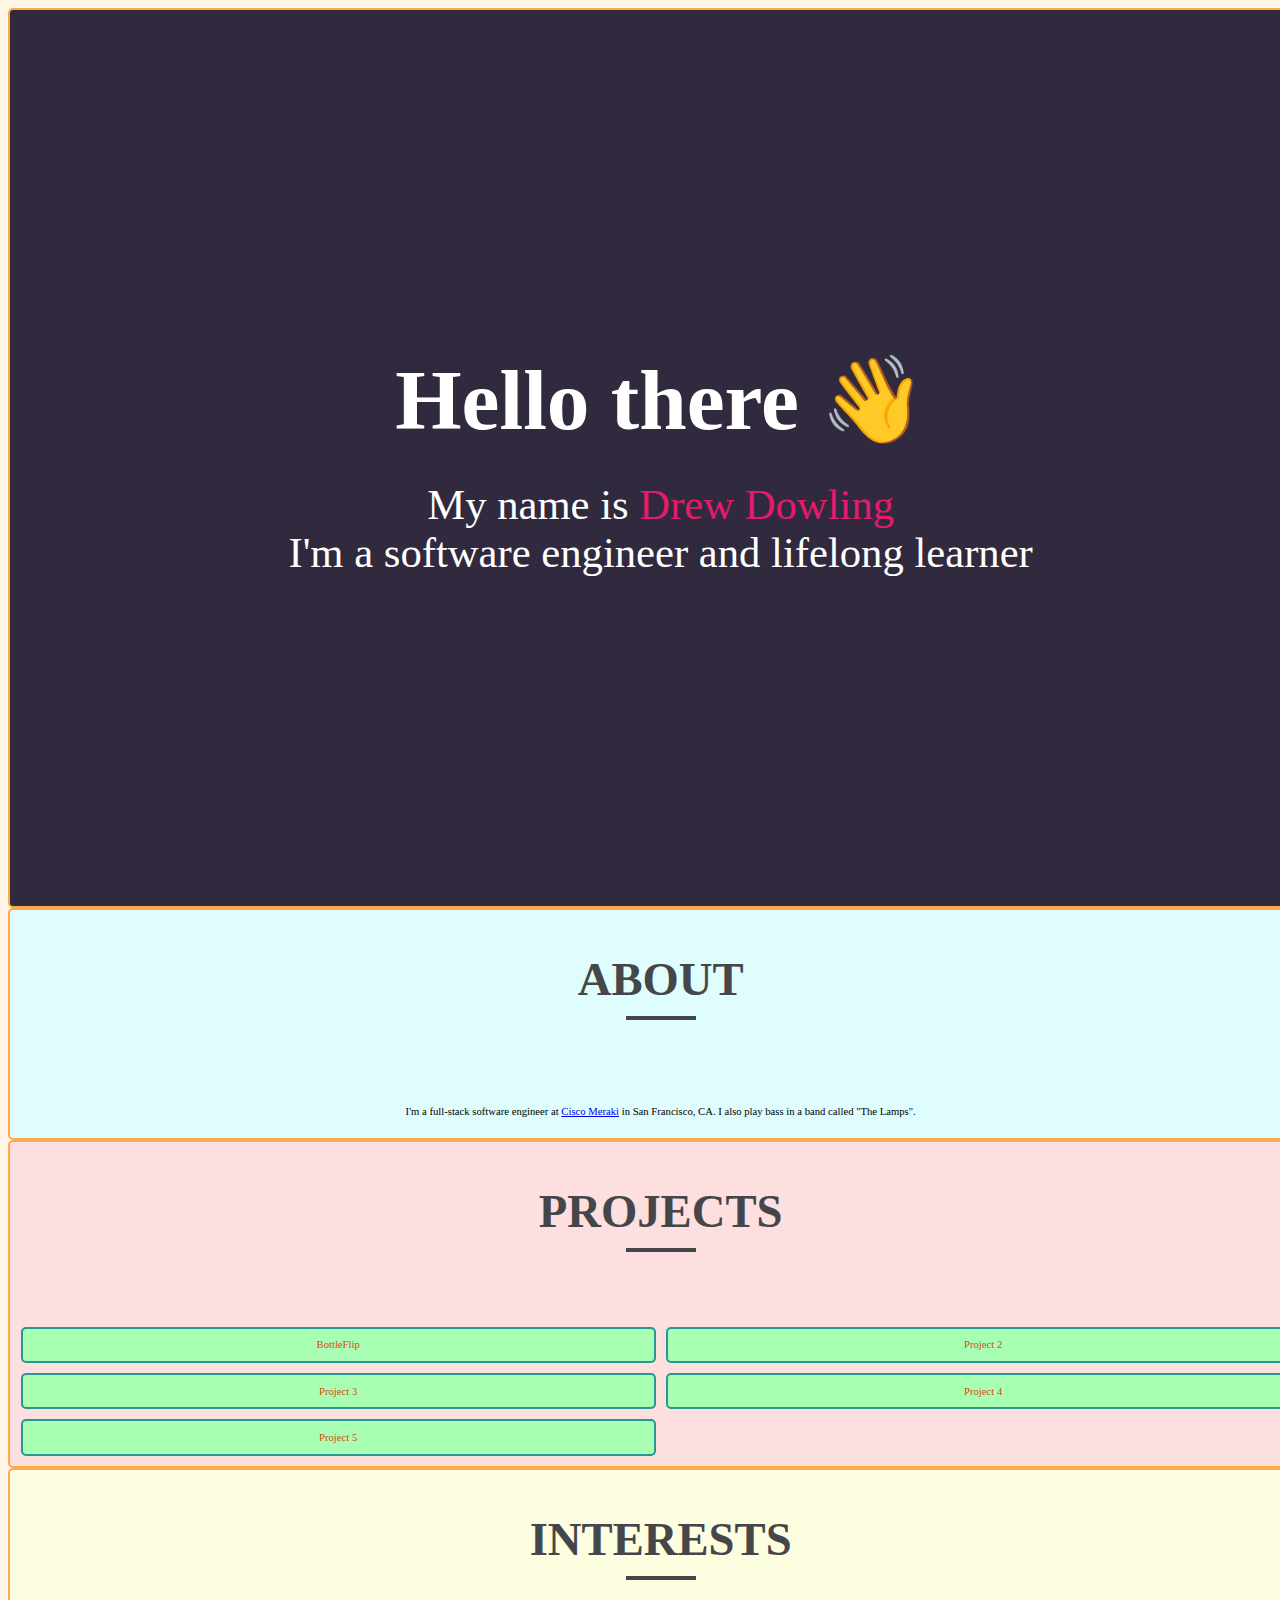
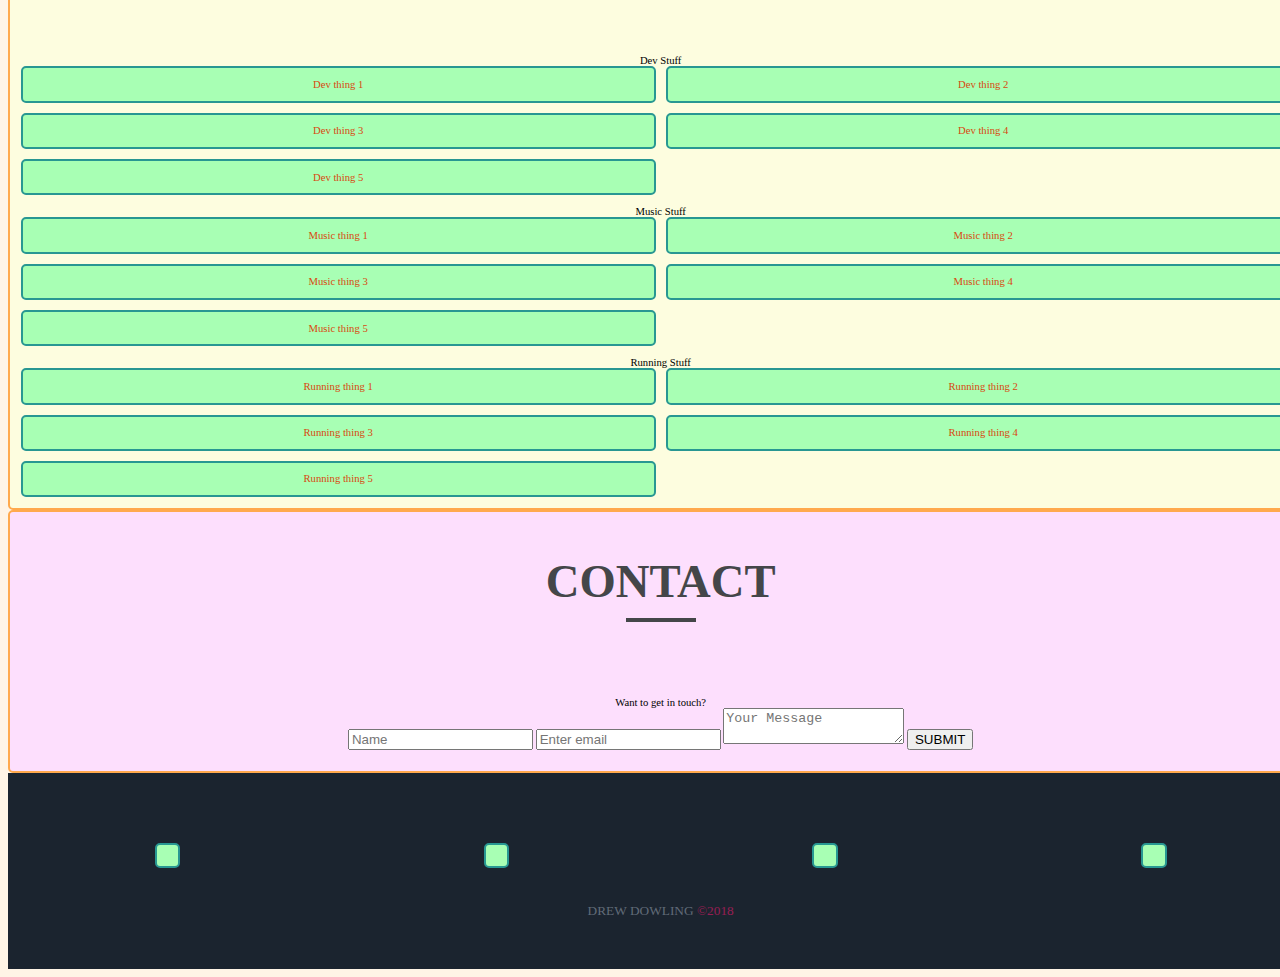
<file: index.html>
<head>
  <link rel="stylesheet" type="text/css" href="index.css">
</head>

<body class="top-grid">
  <section id="title">
    <div class="text">
      <h1>Hello there 👋</h1>
      My name is <span class="highlight">Drew Dowling</span>
      <br />
      I'm a software engineer and lifelong learner
    </div>
  </section>
  <section id="about">
    <div class="header">
      <h1 class="header-title">ABOUT</h1>
      <div class="header-bar"></div>
    </div>
    <p>
        I'm a full-stack software engineer at <a href="https://www.meraki.cisco.com">Cisco Meraki</a> in San Francisco, CA.
        I also play bass in a band called "The Lamps".
    </p>
  </section>
  <!-- <section id="stats">
    <div class="header">STATS</div>
    <div class="header-bar"></div>
    My skill tree
  </section> -->
  <section id="projects">
    <div class="header">
      <h1 class="header-title">PROJECTS</h1>
      <div class="header-bar"></div>
    </div>
    <div class="display-items">
      <div>BottleFlip</div>
      <div>Project 2</div>
      <div>Project 3</div>
      <div>Project 4</div>
      <div>Project 5</div>
    </div>
  </section>
  <section id="interests">
    <div class="header">
      <h1 class="header-title">INTERESTS</h1>
      <div class="header-bar"></div>
    </div>

    Dev Stuff
    <div class="display-items">
      <div>Dev thing 1</div>
      <div>Dev thing 2</div>
      <div>Dev thing 3</div>
      <div>Dev thing 4</div>
      <div>Dev thing 5</div>
    </div>
    <br/>

    Music Stuff
    <div class="display-items">
      <div>Music thing 1</div>
      <div>Music thing 2</div>
      <div>Music thing 3</div>
      <div>Music thing 4</div>
      <div>Music thing 5</div>
    </div>
    <br/>

    Running Stuff
    <div class="display-items">
      <div>Running thing 1</div>
      <div>Running thing 2</div>
      <div>Running thing 3</div>
      <div>Running thing 4</div>
      <div>Running thing 5</div>
    </div>
  </section>
  <section id="contact">
    <div class="header">
      <h1 class="header-title">CONTACT</h1>
      <div class="header-bar"></div>
    </div>
    Want to get in touch?
    <form id="contact-form">
      <input placeholder="Name" type="text" name="name" required="">
      <input placeholder="Enter email" type="email" name="email" required="">
      <textarea placeholder="Your Message" type="text" name="message"></textarea>
      <!-- <div id="success">
        <div>Your message was sent successfully. Thanks!<span id="close" class="mdi mdi-close"></span></div>
      </div> -->
      <input class="button" type="submit" id="submit" value="SUBMIT">
    </form>
  </section>
  <footer>
    <div class="icon-links">
      <div class="placeholder-box"></div>
      <div class="placeholder-box"></div>
      <div class="placeholder-box"></div>
      <div class="placeholder-box"></div>
    </div>
    <div class="footnote">DREW DOWLING <span class="highlight">©2018</span></div>
  </footer>
</body>
</file>
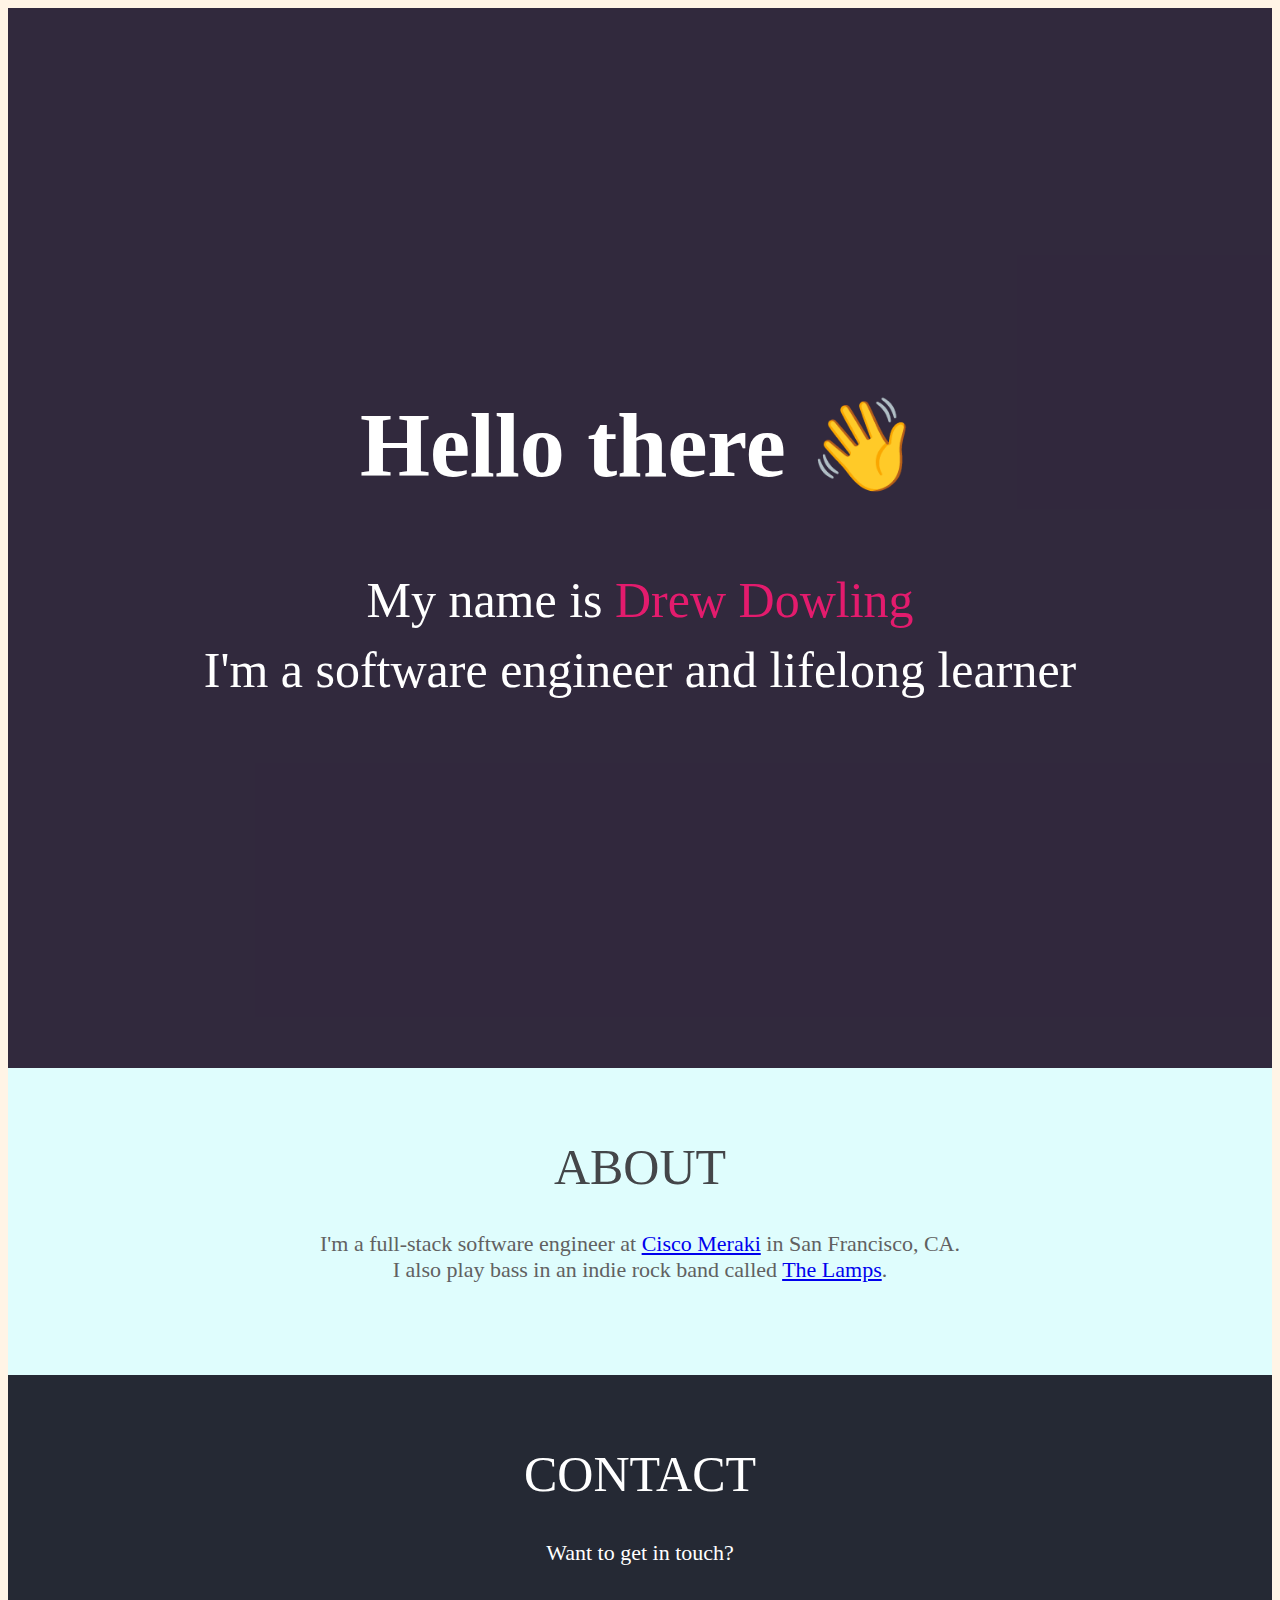
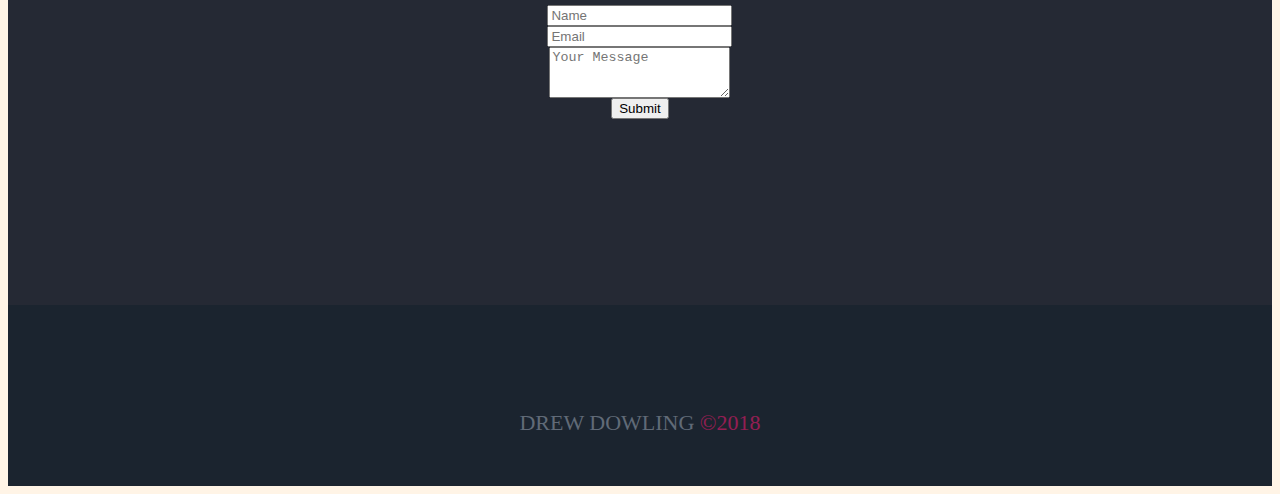
<file: src/index.html>
<head>
  <meta charset="utf-8"/>
  <link rel="stylesheet" type="text/css" href="index.css">
  <link rel="stylesheet" href="https://maxcdn.bootstrapcdn.com/bootstrap/4.0.0-alpha.6/css/bootstrap.min.css" integrity="sha384-rwoIResjU2yc3z8GV/NPeZWAv56rSmLldC3R/AZzGRnGxQQKnKkoFVhFQhNUwEyJ" crossorigin="anonymous">
  <link rel="stylesheet" href="https://use.fontawesome.com/releases/v5.3.1/css/all.css" integrity="sha384-mzrmE5qonljUremFsqc01SB46JvROS7bZs3IO2EmfFsd15uHvIt+Y8vEf7N7fWAU" crossorigin="anonymous">
</head>

<body class="top-grid">
  <section id="title">
    <div class="header-text">
      <h1 class="title-size">Hello there 👋</h1>
      <div>My name is <span class="highlight">Drew Dowling</span></div>
      <br />
      <div>I'm a software engineer and lifelong learner</div>
    </div>
  </section>
  <section id="about" class="text-color text-size">
    <div class="header">
      <div class="section-title">ABOUT</div>
      <!-- <div class="header-bar"></div> -->
    </div>
    <p>
        I'm a full-stack software engineer at <a href="https://www.meraki.cisco.com">Cisco Meraki</a> in San Francisco, CA.
        <br />
        I also play bass in an indie rock band called <a href="https://open.spotify.com/artist/3Uuudd2od8XP5vpOk7LDHw?si=nsODJGGPSl6CvChTL3g-Og">The Lamps</a>.
    </p>
  </section>
  <!-- <section id="stats">
    <div class="header">STATS</div>
    <div class="header-bar"></div>
    My skill tree
  </section> -->
  <!-- <section id="projects">
    <div class="header">
      <div class="section-title">PROJECTS</div>
      <div class="header-bar"></div>
    </div>
    <div class="display-items">
      <div style="background-color: black"><img class="fit-logo" src="../public/images/bottle.svg" alt="Bottleflip" /></div>
      <div>Project 2</div>
      <div>Project 3</div>
      <div>Project 4</div>
      <div>Project 5</div>
    </div>
  </section> -->
  <!-- <section id="interests">
    <div class="header">
      <div class="section-title">INTERESTS</div>
      <div class="header-bar"></div>
    </div>

    Dev Stuff
    <div class="display-items">
      <div>Dev thing 1</div>
      <div>Dev thing 2</div>
      <div>Dev thing 3</div>
      <div>Dev thing 4</div>
      <div>Dev thing 5</div>
    </div>
    <br/>

    Music Stuff
    <div class="display-items">
      <div>Music thing 1</div>
      <div>Music thing 2</div>
      <div>Music thing 3</div>
      <div>Music thing 4</div>
      <div>Music thing 5</div>
    </div>
    <br/>

    Running Stuff
    <div class="display-items">
      <div>Running thing 1</div>
      <div>Running thing 2</div>
      <div>Running thing 3</div>
      <div>Running thing 4</div>
      <div>Running thing 5</div>
    </div>
  </section> -->
  <section id="contact" class="text-size contact-grid">
    <div class="header header-area" style="grid-area: header;">
      <div class="section-title contact-color">CONTACT</div>
      <!-- <div class="header-bar contact-bar"></div> -->
    </div>
    <div class="body-area">Want to get in touch?</div>
    <form id="contact-form" class="form-area">
      <div class="form-group">
        <input type="text" class="form-control" id="name" aria-describedby="emailHelp" placeholder="Name">
      </div>
      <div class="form-group">
        <input type="email" class="form-control" id="email" placeholder="Email">
      </div>
      <div class="form-group">
        <textarea class="form-control" id="message" rows="3" placeholder="Your Message"></textarea>
      </div>
      <button class="btn btn-primary" type="submit">Submit</button>
    </form>
  </section>
  <footer class="text-color">
    <div class="icon-links">
      <a href="www.linkedin.com/in/ddowl"><i class="fab fa-linkedin-in"></i></a>
      <a href="https://github.com/ddowl"><i class="fab fa-github"></i></a>
      <a href="https://gitlab.com/ddowl"><i class="fab fa-gitlab"></i></a>
    </div>
    <div class="footnote  text-size">DREW DOWLING <span class="highlight">©2018</span></div>
  </footer>
</body>
</file>
<file: index.css>
body {
  font-family: 'Raleway';
  text-align: center;
  font-size: 8pt;
}

#title {
  align-items: center;
  justify-items: center;
  height: 100vh;
  background-color: rgba(12, 3, 31, 0.849);
  color: white;
}

#about {
  background-color: rgb(223, 253, 253);
}

#projects {
  background-color: rgb(253, 223, 223);
}

#interests {
  background-color: rgb(253, 253, 223);
}

#contact {
  background-color: rgb(253, 223, 253);
}

section {
  display: grid;
  padding: 1em;
}

.display-items {
  display: grid;
  /* align-items: center;
  justify-items: center; */
  grid-template-columns: repeat(2, 1fr);
  grid-gap: 10px;
  width: 100vw;
}

.display-items > .div {
  min-height: 70px;
}

.text {
  font-size: 32pt;
  line-height: 36pt;
  margin: 0 0 20px 0;
}

.highlight {
  color: #E31B6D;
  font-family: 'Raleway-semibold';
}

.header {
  /* margin-top: 20px; */
}

.header-title {
  font-family: 'raleway-bold';
  color: #444649;
  font-size: 35pt;
  margin-bottom: 0;
}

.header-bar {
  margin: 10px 0 75px 0;
  width: 70px;
  height: 4px;
  background: #444649;
  margin-left: auto;
  margin-right: auto;
}

footer {
  background: #1B242F;
  padding: 70px 0 50px 0;
  position: relative;
}

.icon-links {
  display: grid;
  grid-template-columns: repeat(4, 1fr);
  grid-gap: 1em;
  align-items: center;
  justify-items: center;
  color: white;
}

.footnote {
  font-size: 10pt;
  color: #8F9AA7;
  margin-top: 35px;
  opacity: 0.6;
}

.placeholder-box {
  border: 2px solid #289792;
  border-radius: 5px;
  background-color: #a8ffb4;
  padding: 1em;
  color: #d9480f;
}

.display-items > div {
  border: 2px solid #289792;
  border-radius: 5px;
  background-color: #a8ffb4;
  padding: 1em;
  color: #d9480f;
}

* {box-sizing: border-box;}

.top-grid {
  display: grid;
  /* justify-items: center; */
  /* border: 2px solid #f76707;
  border-radius: 5px; */
  background-color: #fff4e6;
}

.top-grid > section {
  border: 2px solid #ffa94d;
  border-radius: 5px;
  /* background-color: #ffd8a8; */
  /* color: #d9480f; */
}


@font-face {
  font-family: 'Raleway';
  src: url("http://findmatthew.com/style/../fonts/Raleway-Regular.ttf"); }
@font-face {
  font-family: 'Raleway-semibold';
  src: url("http://findmatthew.com/style/../fonts/Raleway-SemiBold.ttf"); }
@font-face {
  font-family: 'Raleway-bold';
  src: url("http://findmatthew.com/style/../fonts/Raleway-Bold.ttf"); }
</file>
<file: src/index.css>
body {
  font-family: 'Raleway';
  text-align: center;
  font-size: 8pt;
}

#title {
  align-items: center;
  justify-items: center;
  background-color: rgba(12, 3, 31, 0.849);
  color: white;
  padding: 40vh 0 40vh 0;
}

#about {
  background-color: rgb(223, 253, 253);
}

#projects {
  background-color: rgb(253, 223, 223);
}

#interests {
  background-color: rgb(253, 253, 223);
}

#contact {
  /* background-color: rgb(253, 223, 253); */
  background: #252934;
  /* padding-top: 175px; */
  color: white;
}

section:nth-of-type(5) .section-title {
  color: #fff;
}

section:nth-of-type(5) .header-bar {
  margin: 25px 0 40px 0;
  background: #fff;
  width: 110px;
  margin-left: auto;
  margin-right: auto;
}

section {
  padding: 70px 0 70px 0;
}

/* .display-items {
  display: grid;
  grid-template-columns: repeat(2, 1fr);
  grid-gap: 10px;
  width: 100vw;
}

.display-items > .div {
  min-height: 70px;
}

.fit-logo {
  max-width:100%;
  margin:auto;
} */

.header-text {
  margin: 0 0 20px 0;
}

.text-color {
  color: #616161;
}

.highlight {
  color: #E31B6D;
  font-family: 'Raleway-semibold';
}

.section-title {
  font-family: 'raleway-bold';
  color: #444649;
}

.contact-color {
  color: white;
}

.header-bar {
  margin: 30px 0 75px 0;
  width: 70px;
  height: 4px;
  background: #444649;
  margin-left: auto;
  margin-right: auto;
}

.contact-bar {
  background: white;
}

footer {
  background: #1B242F;
  padding: 70px 0 50px 0;
  position: relative;
}

.icon-links {
  display: grid;
  grid-template-columns: repeat(3, 1fr);
  grid-gap: 1em;
}

i {
  color: white;
  text-shadow: 1px 1px 1px #ccc;
  font-size: 5em;
}

.footnote {
  font-size: 10pt;
  color: #8F9AA7;
  margin-top: 35px;
  opacity: 0.6;
}

.placeholder-box {
  border: 2px solid #289792;
  border-radius: 5px;
  background-color: #a8ffb4;
  padding: 1em;
  color: #d9480f;
}

.display-items > div {
  border: 2px solid #289792;
  border-radius: 5px;
  background-color: #a8ffb4;
  padding: 1em;
  color: #d9480f;
}

.top-grid {
  display: grid;
  background-color: #fff4e6;
}

.contact-grid {
  display: grid;
  grid-template-rows: 80px 50px 100px 100px auto;
  grid-template-columns: auto;
  grid-template-areas:
  "header header  header"
  "body   body    body"
  ".      form    ."
  ".      .       .";
  grid-gap: 15px;
}

.header-area {
  grid-area: header;
}

.body-area {
  grid-area: body;
}

.form-area {
  grid-area: form;
}

/* .top-grid > section {
  border: 2px solid #ffa94d;
  border-radius: 5px;
} */


@font-face {
  font-family: 'Raleway';
  src: url("http://findmatthew.com/style/../fonts/Raleway-Regular.ttf"); }
@font-face {
  font-family: 'Raleway-semibold';
  src: url("http://findmatthew.com/style/../fonts/Raleway-SemiBold.ttf"); }
@font-face {
  font-family: 'Raleway-bold';
  src: url("http://findmatthew.com/style/../fonts/Raleway-Bold.ttf"); }

/* phones */
@media (max-width: 599px) {
  .title-size {
    font-size: 32px;
    margin-bottom: 50px;
  }

  .header-text {
    font-size: 18px;
    line-height: 18px;
  }

  .section-title {
    font-size: 25px;
    margin-bottom: 40px;
  }

  .text-size {
    font-size: 11px;
  }

  .icon-links {
    font-size: 12px;
  }
}

/* small tablets */
@media (min-width: 600px) {
  .title-size {
    font-size: 50px;
    margin-bottom: 70px;
  }

  .header-text {
    font-size: 30px;
    line-height: 25px;
  }

  .section-title {
    font-size: 35px;
    margin-bottom: 25px;
  }

  .text-size {
    font-size: 15px;
  }

  .icon-links {
    font-size: 15px;
  }
}

/* big tablets */
@media (min-width: 900px) {
  .title-size {
    font-size: 70px;
    margin-bottom: 100px;
  }

  .header-text {
    font-size: 40px;
    line-height: 30px;
  }

  .section-title {
    font-size: 40px;
    margin-bottom: 30px;
  }

  .text-size {
    font-size: 18px;
  }

  .icon-links {
    font-size: 18px;
  }
}

/* laptops */
@media (min-width: 1200px) {
  .title-size {
    font-size: 90px;
    margin-bottom: 120px;
  }

  .header-text {
    font-size: 50px;
    line-height: 35px;
  }

  .section-title {
    font-size: 50px;
    margin-bottom: 35px;
  }

  .text-size {
    font-size: 22px;
  }

  .icon-links {
    font-size: 22px;
  }
}

/* big ass screens */
@media (min-width: 1800px) {
  .title-size {
    font-size: 110px;
    margin-bottom: 150px;
  }

  .header-text {
    font-size: 60px;
    line-height: 40px;
  }

  .section-title {
    font-size: 60px;
    margin-bottom: 40px;
  }

  .text-size {
    font-size: 28px;
  }

  .icon-links {
    font-size: 28px;
  }
}
</file>
